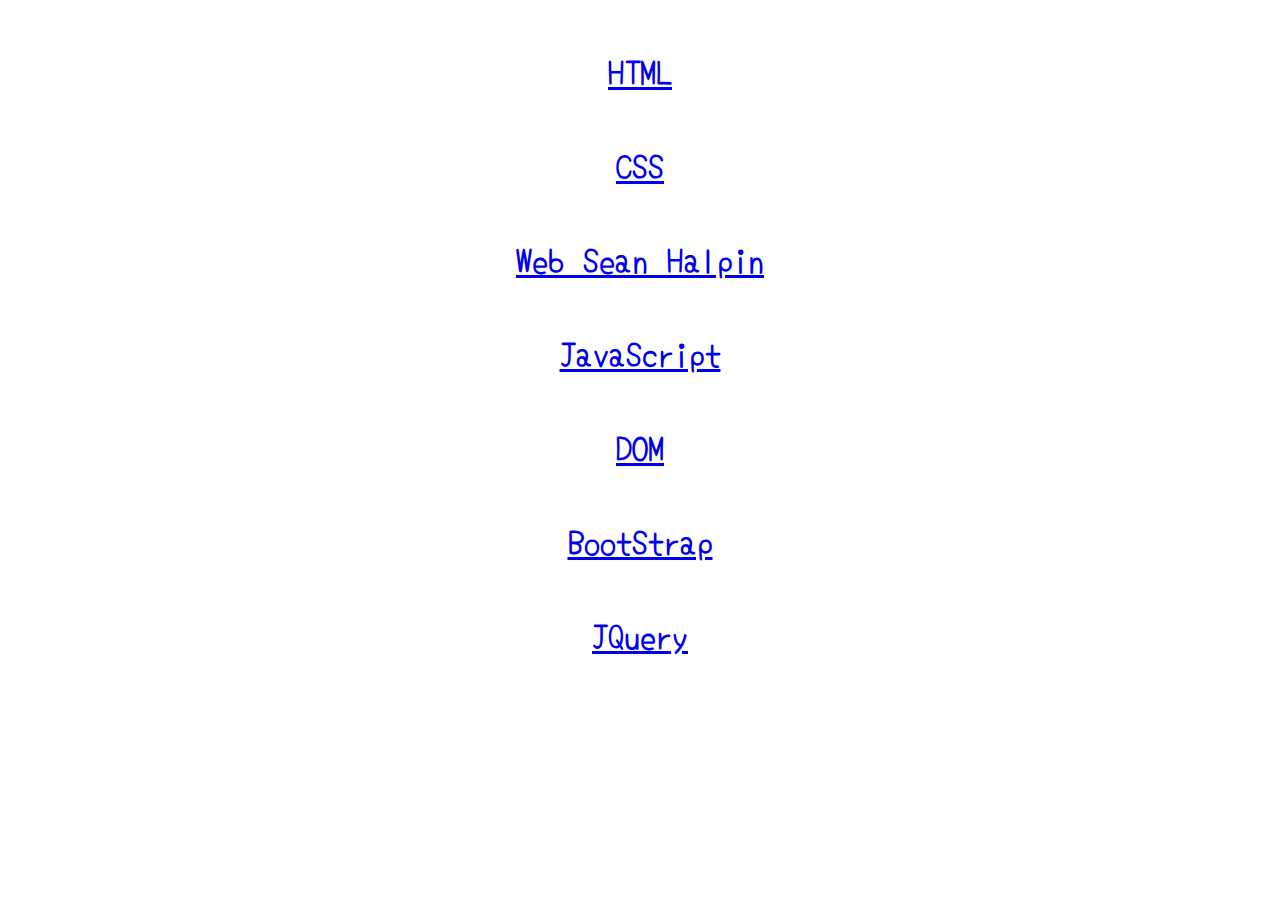
<file: index.html>
<!DOCTYPE html>
<html lang="en">
<head>
    <meta charset="UTF-8">
    <meta http-equiv="X-UA-Compatible" content="IE=edge">
    <meta name="viewport" content="width=<device-width>, initial-scale=1.0">
    <title>Document</title>
    <link rel="stylesheet" href="style.css">
</head>
<body>
    <h1><a href="01html/">HTML</a></h1>
    <h1><a href="02CSS/">CSS</a></h1>
    <h1><a href="Pilar/">Web Sean Halpin</a></h1>
    <h1><a href="03js/">JavaScript</a></h1>
    <h1><a href="04-dom/">DOM</a></h1>
    <h1><a href="/05-bootstrap/">BootStrap</a></h1>
    <h1><a href="06-JQuery/">JQuery</a></h1>
    
</body>
</html>
</file>
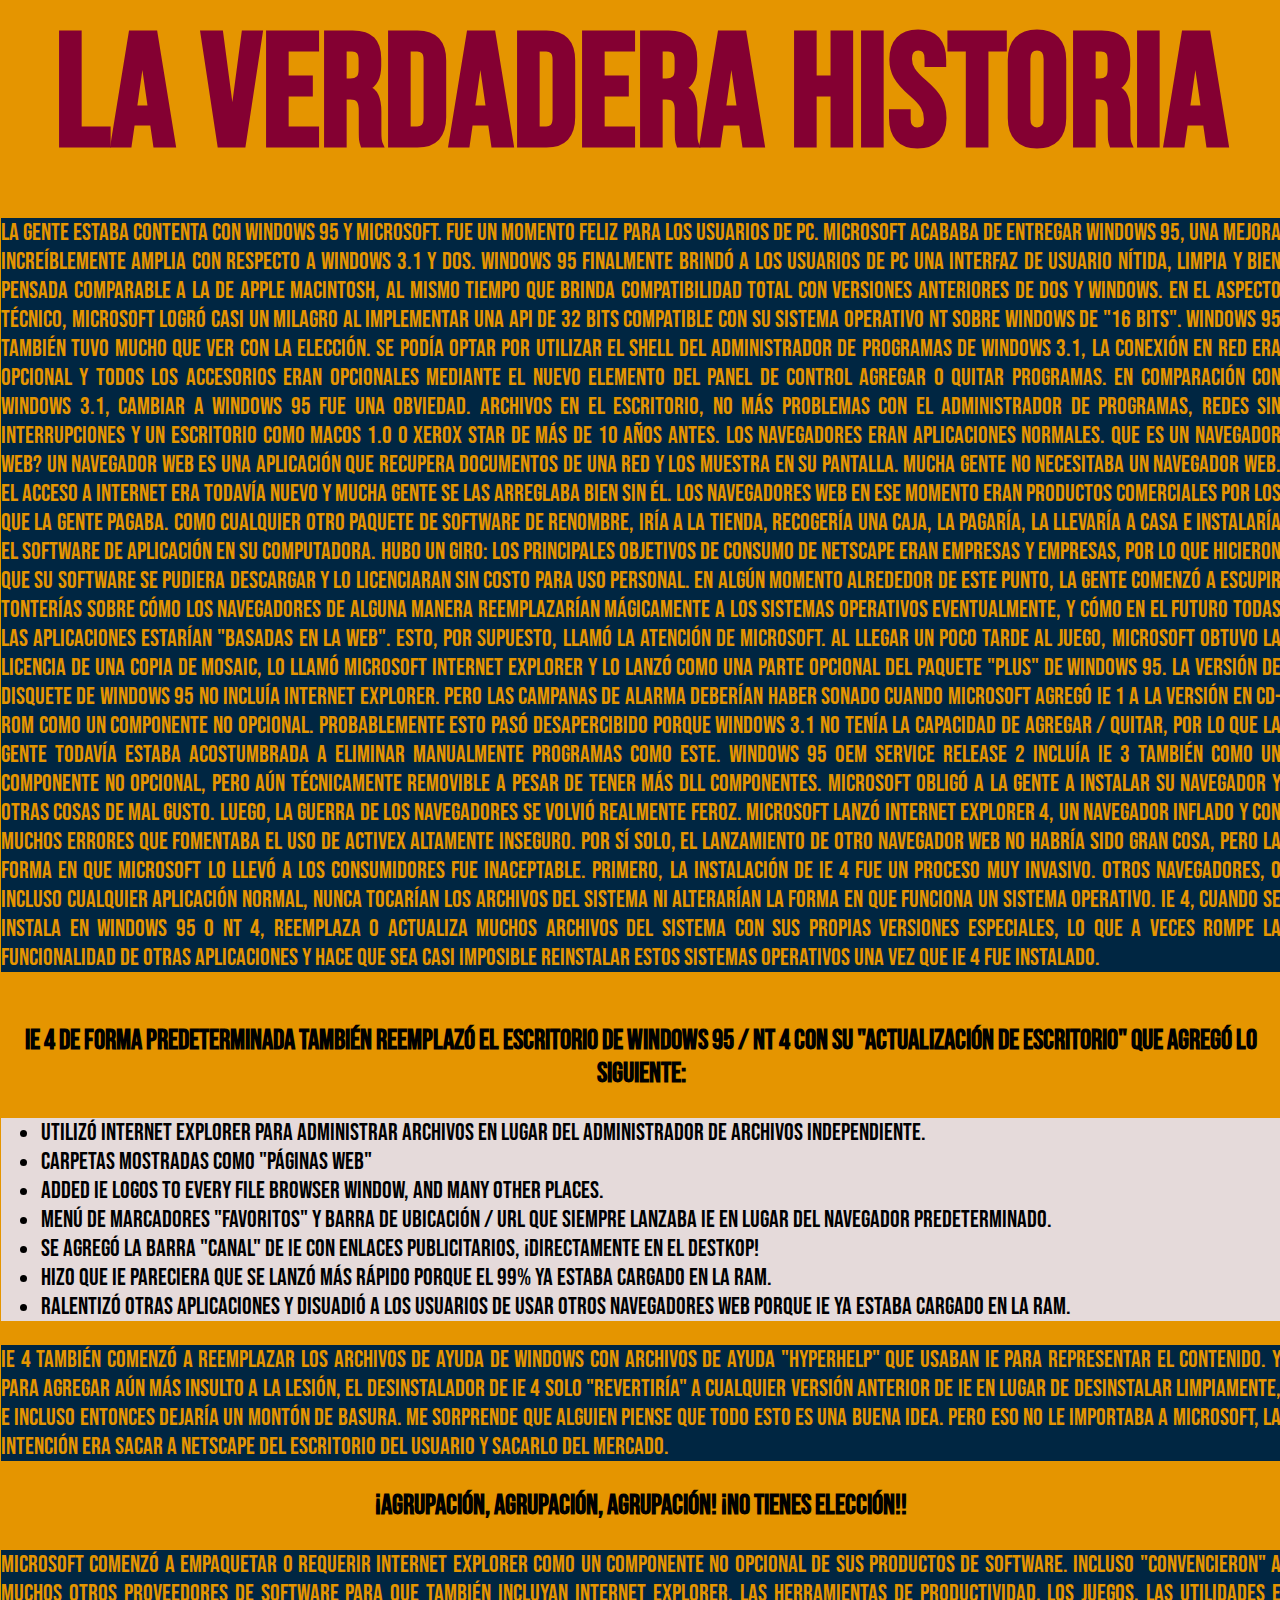
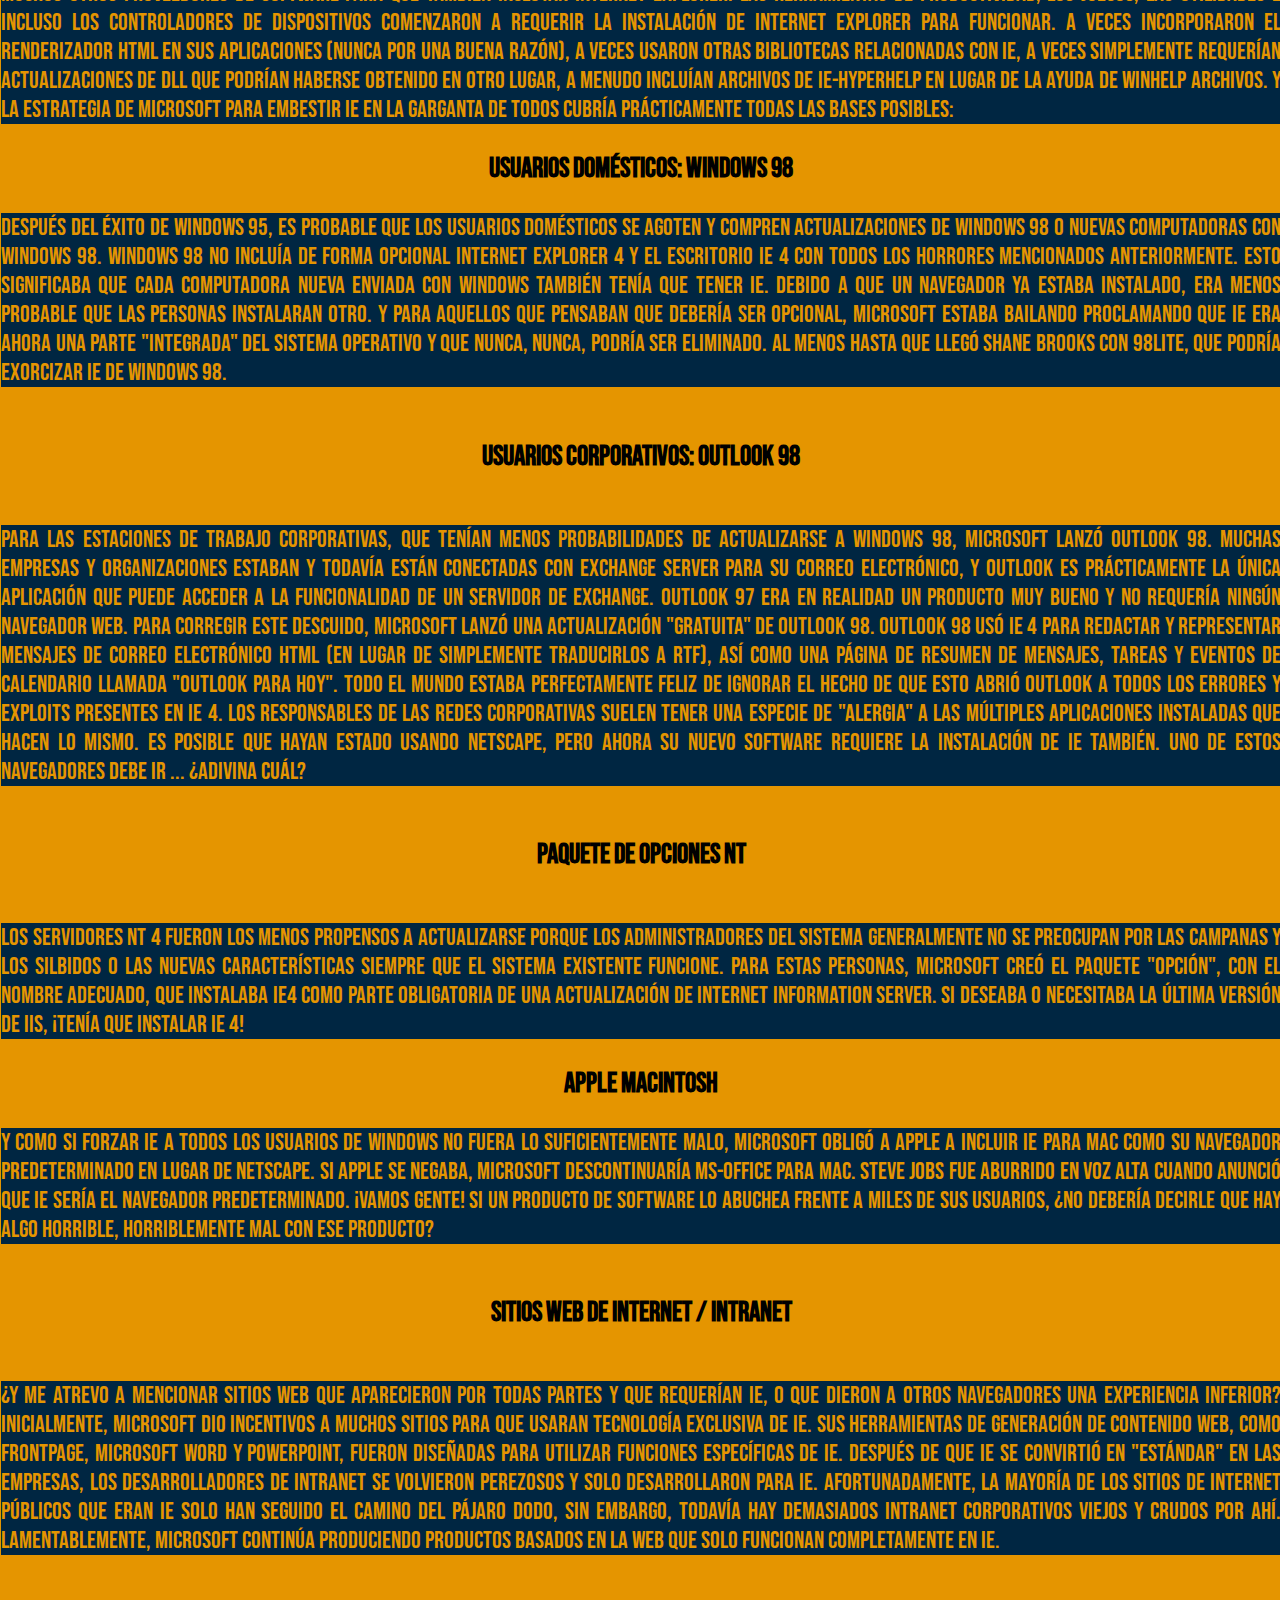
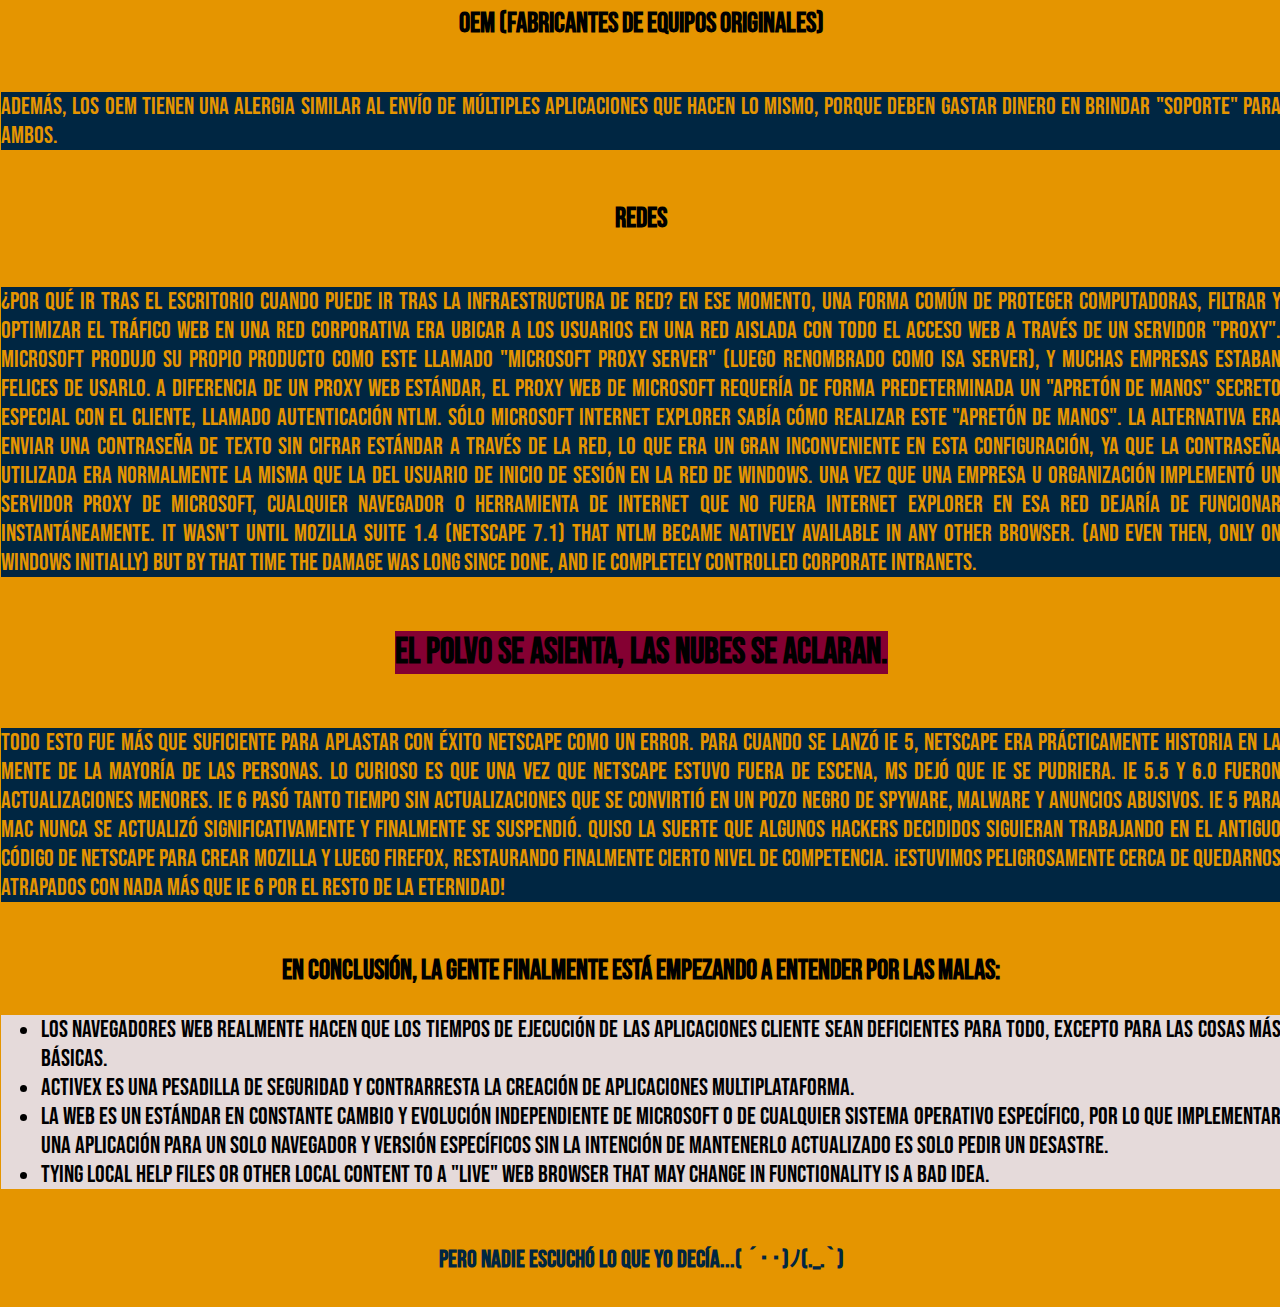
<file: 02CSS/index.html>
<!DOCTYPE html>
<html lang="en">

<head>
    <meta charset="UTF-8">
    <meta http-equiv="X-UA-Compatible" content="IE=edge">
    <meta name="viewport" content="width=device-width, initial-scale=1.0">
    <title>Document</title>
    <link rel="stylesheet" href="Estilo.css">
   
   
    
</head>

<body>
    

        <h1 id="title">LA VERDADERA HISTORIA</h1>
        <div class="central">
            <div class="paragraph">
                <p>La gente estaba contenta con Windows 95 y Microsoft.

                    Fue un momento feliz para los usuarios de PC. Microsoft acababa de entregar Windows 95, una mejora
                    increíblemente amplia con respecto a Windows 3.1 y DOS.

                    Windows 95 finalmente brindó a los usuarios de PC una interfaz de usuario nítida, limpia y bien
                    pensada
                    comparable a la de Apple Macintosh, al mismo tiempo que brinda compatibilidad total con versiones
                    anteriores de
                    DOS y Windows. En el aspecto técnico, Microsoft logró casi un milagro al implementar una API de 32
                    bits
                    compatible con su sistema operativo NT sobre Windows de "16 bits".

                    Windows 95 también tuvo mucho que ver con la elección. Se podía optar por utilizar el shell del
                    Administrador de
                    programas de Windows 3.1, la conexión en red era opcional y todos los accesorios eran opcionales
                    mediante el
                    nuevo elemento del panel de control Agregar o quitar programas.
                    En comparación con Windows 3.1, cambiar a Windows 95 fue una obviedad. Archivos en el escritorio, no
                    más
                    problemas con el administrador de programas, redes sin interrupciones y un escritorio como MacOS 1.0
                    o
                    Xerox
                    Star de más de 10 años antes.

                    Los navegadores eran aplicaciones normales.

                    que es un navegador web? Un navegador web es una aplicación que recupera documentos de una red y los
                    muestra en
                    su pantalla.
                    Mucha gente no necesitaba un navegador web. El acceso a Internet era todavía nuevo y mucha gente se
                    las
                    arreglaba bien sin él.

                    Los navegadores web en ese momento eran productos comerciales por los que la gente pagaba. Como
                    cualquier otro
                    paquete de software de renombre, iría a la tienda, recogería una caja, la pagaría, la llevaría a
                    casa e
                    instalaría el software de aplicación en su computadora.

                    Hubo un giro: los principales objetivos de consumo de Netscape eran empresas y empresas, por lo que
                    hicieron que
                    su software se pudiera descargar y lo licenciaran sin costo para uso personal.

                    En algún momento alrededor de este punto, la gente comenzó a escupir tonterías sobre cómo los
                    navegadores de
                    alguna manera reemplazarían mágicamente a los sistemas operativos eventualmente, y cómo en el futuro
                    todas las
                    aplicaciones estarían "basadas en la web". Esto, por supuesto, llamó la atención de Microsoft.

                    Al llegar un poco tarde al juego, Microsoft obtuvo la licencia de una copia de Mosaic, lo llamó
                    Microsoft
                    Internet Explorer y lo lanzó como una parte opcional del paquete "plus" de Windows 95.

                    La versión de disquete de Windows 95 no incluía Internet Explorer. Pero las campanas de alarma
                    deberían
                    haber
                    sonado cuando Microsoft agregó IE 1 a la versión en CD-Rom como un componente no opcional.
                    Probablemente
                    esto
                    pasó desapercibido porque Windows 3.1 no tenía la capacidad de agregar / quitar, por lo que la gente
                    todavía
                    estaba acostumbrada a eliminar manualmente programas como este.

                    Windows 95 OEM Service Release 2 incluía IE 3 también como un componente no opcional, pero aún
                    técnicamente
                    removible a pesar de tener más DLL componentes.

                    Microsoft obligó a la gente a instalar su navegador y otras cosas de mal gusto.
                    Luego, la guerra de los navegadores se volvió realmente feroz.

                    Microsoft lanzó Internet Explorer 4, un navegador inflado y con muchos errores que fomentaba el uso
                    de
                    ActiveX
                    altamente inseguro. Por sí solo, el lanzamiento de otro navegador web no habría sido gran cosa, pero
                    la
                    forma en
                    que Microsoft lo llevó a los consumidores fue inaceptable.

                    Primero, la instalación de IE 4 fue un proceso muy invasivo. Otros navegadores, o incluso cualquier
                    aplicación
                    normal, nunca tocarían los archivos del sistema ni alterarían la forma en que funciona un sistema
                    operativo. IE
                    4, cuando se instala en Windows 95 o NT 4, reemplaza o actualiza muchos archivos del sistema con sus
                    propias
                    versiones especiales, lo que a veces rompe la funcionalidad de otras aplicaciones y hace que sea
                    casi
                    imposible
                    reinstalar estos sistemas operativos una vez que IE 4 fue instalado.</p>
            </div>
        </div>
        <div class="otro">
            <h3>IE 4 de forma predeterminada también reemplazó el escritorio de Windows 95 / NT 4 con su "Actualización
                de
                escritorio" que agregó lo siguiente:
            </h3>
            <div class="list">
                <ul>
                    <li>Utilizó Internet Explorer para administrar archivos en lugar del administrador de archivos
                        independiente.
                    </li>
                    <li>Carpetas mostradas como "páginas web"</li>
                    <li>Added IE logos to every file browser window, and many other places.</li>
                    <li>Menú de marcadores "Favoritos" y barra de ubicación / URL que siempre lanzaba IE en lugar del
                        navegador
                        predeterminado.</li>
                    <li>Se agregó la barra "Canal" de IE con enlaces publicitarios, ¡directamente en el destkop!</li>
                    <li>Hizo que IE pareciera que se lanzó más rápido porque el 99% ya estaba cargado en la RAM.</li>
                    <li>Ralentizó otras aplicaciones y disuadió a los usuarios de usar otros navegadores web porque IE
                        ya estaba
                        cargado en la RAM.</li>
                </ul>
            </div>
        </div class="central">
        <div class="paragraph">
            <p>IE 4 también comenzó a reemplazar los archivos de ayuda de Windows con archivos de ayuda "HyperHelp" que
                usaban
                IE para representar el contenido.
                Y para agregar aún más insulto a la lesión, el desinstalador de IE 4 solo "revertiría" a cualquier
                versión
                anterior de IE en lugar de desinstalar limpiamente, e incluso entonces dejaría un montón de basura.
                Me sorprende que alguien piense que todo esto es una buena idea. Pero eso no le importaba a Microsoft,
                la
                intención era sacar a Netscape del escritorio del usuario y sacarlo del mercado. </p>
            </div>
            <div class="title">
                <h3>¡Agrupación, agrupación, agrupación! ¡No tienes elección!!</h3>
            </div>
            <div class="paragraph">
                <p>Microsoft comenzó a empaquetar o requerir Internet Explorer como un componente no opcional de sus
                    productos de
                    software. Incluso "convencieron" a muchos otros proveedores de software para que también incluyan
                    Internet
                    Explorer.

                    Las herramientas de productividad, los juegos, las utilidades e incluso los controladores de
                    dispositivos
                    comenzaron a requerir la instalación de Internet Explorer para funcionar. A veces incorporaron el
                    renderizador
                    HTML en sus aplicaciones (nunca por una buena razón), a veces usaron otras bibliotecas relacionadas
                    con
                    IE, a
                    veces simplemente requerían actualizaciones de DLL que podrían haberse obtenido en otro lugar, a
                    menudo
                    incluían
                    archivos de IE-HyperHelp en lugar de la ayuda de WinHelp archivos.

                    Y la estrategia de Microsoft para embestir IE en la garganta de todos cubría prácticamente todas las
                    bases
                    posibles:</p>
            </div>
        
        <div class="otro">
            <h3>Usuarios domésticos: Windows 98</h3>
        </div>
        <div class="paragraph">
            <p>Después del éxito de Windows 95, es probable que los usuarios domésticos se agoten y compren
                actualizaciones de
                Windows 98 o nuevas computadoras con Windows 98. Windows 98 no incluía de forma opcional Internet
                Explorer 4 y
                el escritorio IE 4 con todos los horrores mencionados anteriormente. Esto significaba que cada
                computadora nueva
                enviada con Windows también tenía que tener IE. Debido a que un navegador ya estaba instalado, era menos
                probable que las personas instalaran otro.

                Y para aquellos que pensaban que debería ser opcional, Microsoft estaba bailando proclamando que IE era
                ahora
                una parte "integrada" del sistema operativo y que nunca, nunca, podría ser eliminado. Al menos hasta que
                llegó
                Shane Brooks con 98lite, que podría exorcizar IE de Windows 98.</p>
        </div>
        <div class="central">
            <h3>Usuarios corporativos: Outlook 98</h3>
        </div>
        <div class="paragraph">
            <p>Para las estaciones de trabajo corporativas, que tenían menos probabilidades de actualizarse a Windows
                98,
                Microsoft lanzó Outlook 98. Muchas empresas y organizaciones estaban y todavía están conectadas con
                Exchange
                Server para su correo electrónico, y Outlook es prácticamente la única aplicación que puede acceder a la
                funcionalidad de un servidor de Exchange. Outlook 97 era en realidad un producto muy bueno y no requería
                ningún
                navegador web. Para corregir este descuido, Microsoft lanzó una actualización "gratuita" de Outlook 98.

                Outlook 98 usó IE 4 para redactar y representar mensajes de correo electrónico HTML (en lugar de
                simplemente
                traducirlos a RTF), así como una página de resumen de mensajes, tareas y eventos de calendario llamada
                "Outlook
                para hoy". Todo el mundo estaba perfectamente feliz de ignorar el hecho de que esto abrió Outlook a
                todos los
                errores y exploits presentes en IE 4.

                Los responsables de las redes corporativas suelen tener una especie de "alergia" a las múltiples
                aplicaciones
                instaladas que hacen lo mismo. Es posible que hayan estado usando Netscape, pero ahora su nuevo software
                requiere la instalación de IE también. Uno de estos navegadores debe ir ... ¿adivina cuál?</p>
        </div>
        <div class="central">
            <h3>Paquete de opciones NT</h3>
        </div>
        <div class="paragraph">
            <p>Los servidores NT 4 fueron los menos propensos a actualizarse porque los administradores del sistema
                generalmente
                no se preocupan por las campanas y los silbidos o las nuevas características siempre que el sistema
                existente
                funcione. Para estas personas, Microsoft creó el paquete "Opción", con el nombre adecuado, que instalaba
                IE4
                como parte obligatoria de una actualización de Internet Information Server. Si deseaba o necesitaba la
                última
                versión de IIS, ¡tenía que instalar IE 4!</p>
        </div>
        <div class="title">
            <h3>Apple Macintosh</h3>
        </div>
        <div class="paragraph">
            <p>Y como si forzar IE a todos los usuarios de Windows no fuera lo suficientemente malo, Microsoft obligó a
                Apple a
                incluir IE para Mac como su navegador predeterminado en lugar de Netscape. Si Apple se negaba, Microsoft
                descontinuaría MS-Office para Mac. Steve Jobs fue ABURRIDO en voz alta cuando anunció que IE sería el
                navegador
                predeterminado.

                ¡Vamos gente! Si un producto de software lo abuchea frente a miles de sus usuarios, ¿no debería decirle
                que hay
                algo horrible, horriblemente mal con ese producto?</p>
        </div>
        <div class="central">
            <h3>Sitios web de Internet / Intranet</h3>
            <div class="paragraph">
                <p>¿Y me atrevo a mencionar sitios web que aparecieron por todas partes y que requerían IE, o que dieron
                    a
                    otros
                    navegadores una experiencia inferior?

                    Inicialmente, Microsoft dio incentivos a muchos sitios para que usaran tecnología exclusiva de IE.
                    Sus
                    herramientas de generación de contenido web, como FrontPage, Microsoft Word y PowerPoint, fueron
                    diseñadas para
                    utilizar funciones específicas de IE. Después de que IE se convirtió en "estándar" en las empresas,
                    los
                    desarrolladores de intranet se volvieron perezosos y solo desarrollaron para IE.

                    Afortunadamente, la mayoría de los sitios de Internet públicos que eran IE solo han seguido el
                    camino
                    del pájaro
                    dodo, sin embargo, todavía hay demasiados intranet corporativos viejos y crudos por ahí.

                    Lamentablemente, Microsoft continúa produciendo productos basados ​​en la web que solo funcionan
                    completamente
                    en IE.</p>
            </div>
            <div class="central">
                <h3>OEM (fabricantes de equipos originales)</h3>
                <p>Además, los OEM tienen una alergia similar al envío de múltiples aplicaciones que hacen lo mismo,
                    porque
                    deben
                    gastar dinero en brindar "soporte" para ambos. </p>
                <h3>Redes</h3>
                <p>¿Por qué ir tras el escritorio cuando puede ir tras la infraestructura de red?

                    En ese momento, una forma común de proteger computadoras, filtrar y optimizar el tráfico web en una
                    red
                    corporativa era ubicar a los usuarios en una red aislada con todo el acceso web a través de un
                    servidor
                    "proxy".
                    Microsoft produjo su propio producto como este llamado "Microsoft Proxy Server" (luego renombrado
                    como
                    ISA
                    Server), y muchas empresas estaban felices de usarlo. A diferencia de un proxy web estándar, el
                    proxy
                    web de
                    Microsoft requería de forma predeterminada un "apretón de manos" secreto especial con el cliente,
                    llamado
                    autenticación NTLM. Sólo Microsoft Internet Explorer sabía cómo realizar este "apretón de manos". La
                    alternativa
                    era enviar una contraseña de texto sin cifrar estándar a través de la red, lo que era un gran
                    inconveniente en
                    esta configuración, ya que la contraseña utilizada era normalmente la misma que la del usuario de
                    inicio
                    de
                    sesión en la red de Windows.

                    Una vez que una empresa u organización implementó un servidor proxy de Microsoft, cualquier
                    navegador o
                    herramienta de Internet que no fuera Internet Explorer en esa red dejaría de funcionar
                    instantáneamente.
                    It
                    wasn't until Mozilla Suite 1.4 (Netscape 7.1) that NTLM became natively available in any other
                    browser.
                    (and
                    even then, only on Windows initially) But by that time the damage was long since done, and IE
                    completely
                    controlled corporate intranets.</p>
                <h2>El polvo se asienta, las nubes se aclaran.</h2>
                <p>Todo esto fue más que suficiente para aplastar con éxito Netscape como un error. Para cuando se lanzó
                    IE
                    5,
                    Netscape era prácticamente historia en la mente de la mayoría de las personas.

                    Lo curioso es que una vez que Netscape estuvo fuera de escena, MS dejó que IE se pudriera. IE 5.5 y
                    6.0
                    fueron
                    actualizaciones menores. IE 6 pasó tanto tiempo sin actualizaciones que se convirtió en un pozo
                    negro de
                    spyware, malware y anuncios abusivos. IE 5 para Mac nunca se actualizó significativamente y
                    finalmente
                    se
                    suspendió.

                    Quiso la suerte que algunos hackers decididos siguieran trabajando en el antiguo código de Netscape
                    para
                    crear
                    Mozilla y luego Firefox, restaurando finalmente cierto nivel de competencia. ¡Estuvimos
                    peligrosamente
                    cerca de
                    quedarnos atrapados con nada más que IE 6 por el resto de la eternidad!</p>
            </div>
            <div class="otro">
                <h3>En conclusión, la gente finalmente está empezando a entender por las malas:</h3>
                <div class="list">
                    <ul>
                        <li>Los navegadores web realmente hacen que los tiempos de ejecución de las aplicaciones cliente
                            sean
                            deficientes para todo, excepto para las cosas más básicas.</li>
                        <li>ActiveX es una pesadilla de seguridad y contrarresta la creación de aplicaciones
                            multiplataforma.
                        </li>
                        <li>La web es un estándar en constante cambio y evolución independiente de Microsoft o de
                            cualquier
                            sistema
                            operativo específico, por lo que implementar una aplicación para un solo navegador y versión
                            específicos sin
                            la intención de mantenerlo actualizado es solo pedir un desastre.</li>
                        <li>Tying local help files or other local content to a "live" web browser that may change in
                            functionality is a
                            bad idea.</li>

                    </ul>
                </div>
            </div>
            <div class="central">
                <h4 id="reflexion">Pero nadie escuchó lo que yo decía...( ´･･)ﾉ(._.`)</h4>
            </div>
     
</body>

</html>
</file>
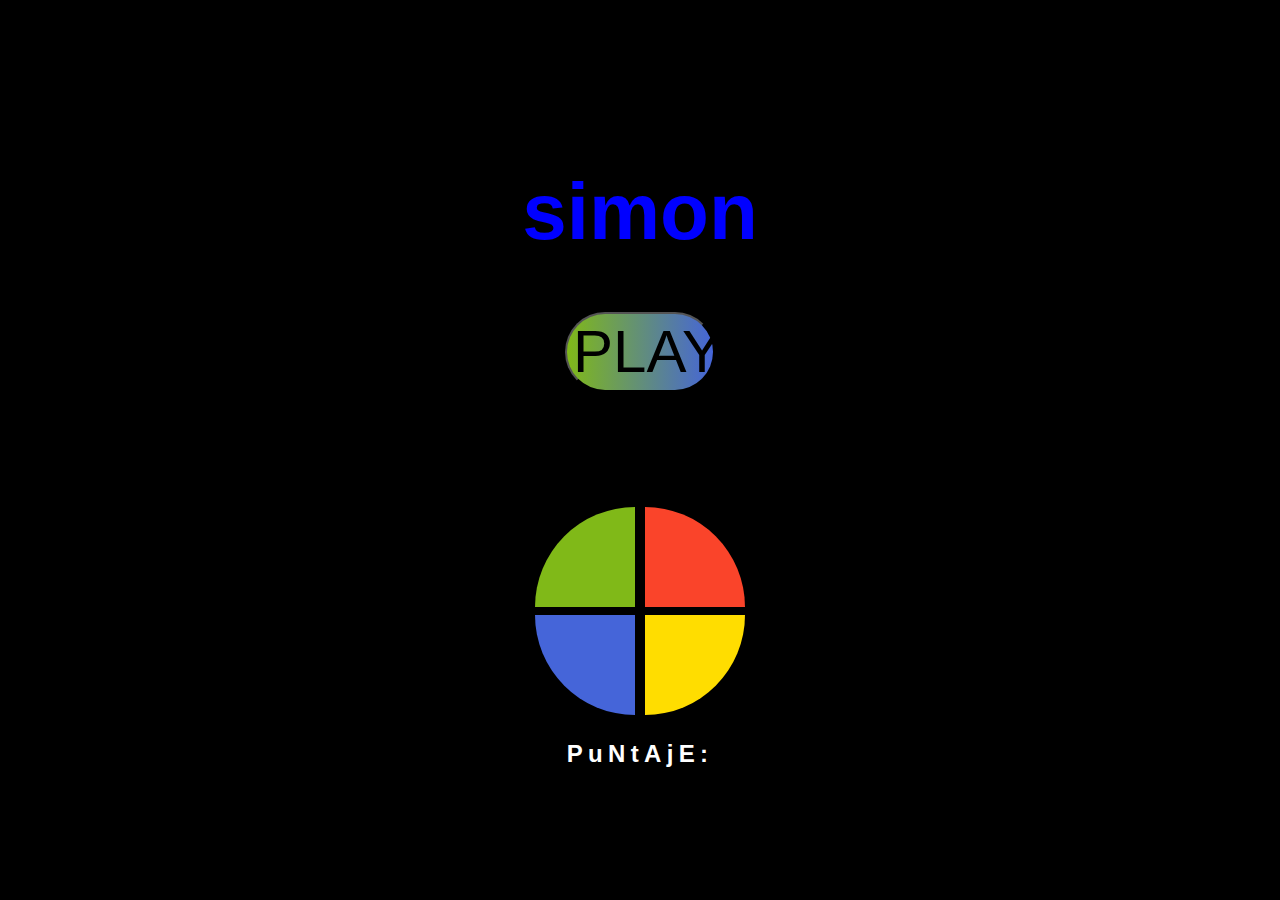
<file: 06-JQuery/index.html>
<!DOCTYPE html>
<html lang="es">

<head>
    <meta charset="UTF-8">
    <meta http-equiv="X-UA-Compatible" content="IE=edge">
    <meta name="viewport" content="width=device-width, initial-scale=1.0">
    <title>JQuery</title>
    <link rel="stylesheet" href="style.css">
</head>

<body>

    <div class="titulo">
        <h1>simon</h1>
        <button onmousedown="bleep.play()" id="boton">PLAY</button>
    </div>
    </div>
    <h1 id="resultado">&af;</h1>
    </div>
    <div class="contenedor">
        <div class="left">
            <div class="top">
                <div onmousedown="notado.play()" id="verde" class="cuadro verde"></div>
            </div>
            <div class="button">
                <div onmousedown="notare.play()" id="azul" class="cuadro azul"></div>
            </div>
        </div>
        <div class="right">
            <div class="top">
                <div onmousedown="notami.play()" id="rojo" class="cuadro rojo"></div>
            </div>
            <div class="button">
                <div onmousedown="notafa.play()" id="amarillo" class="cuadro amarillo"></div>
            </div>
        </div>
        <!-- <div class="center"></div> -->
    </div>
    <h2>PuNtAjE:<span id="puntaje"></span></h2>


    <script src="https://code.jquery.com/jquery-3.6.0.js"
        integrity="sha256-H+K7U5CnXl1h5ywQfKtSj8PCmoN9aaq30gDh27Xc0jk=" crossorigin="anonymous"></script>
    <script src="script.js"></script>
</body>

</html>
</file>
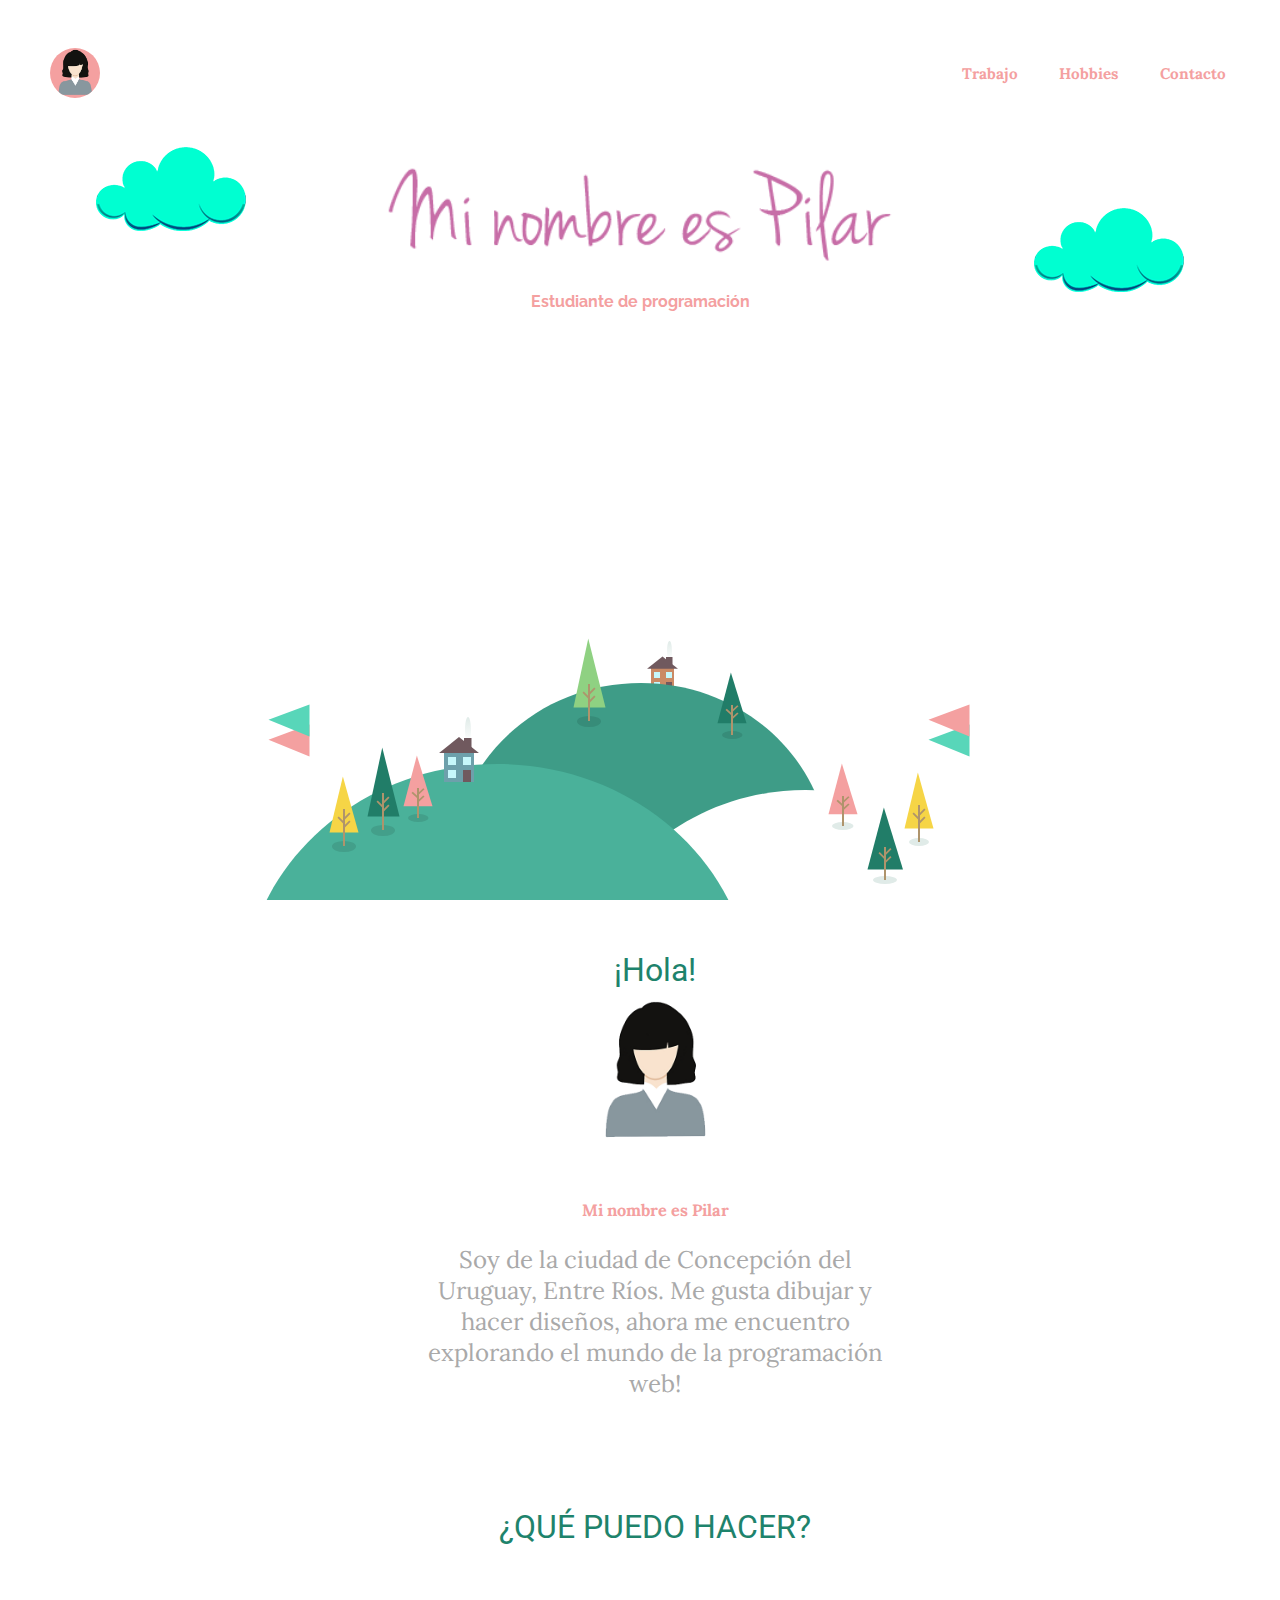
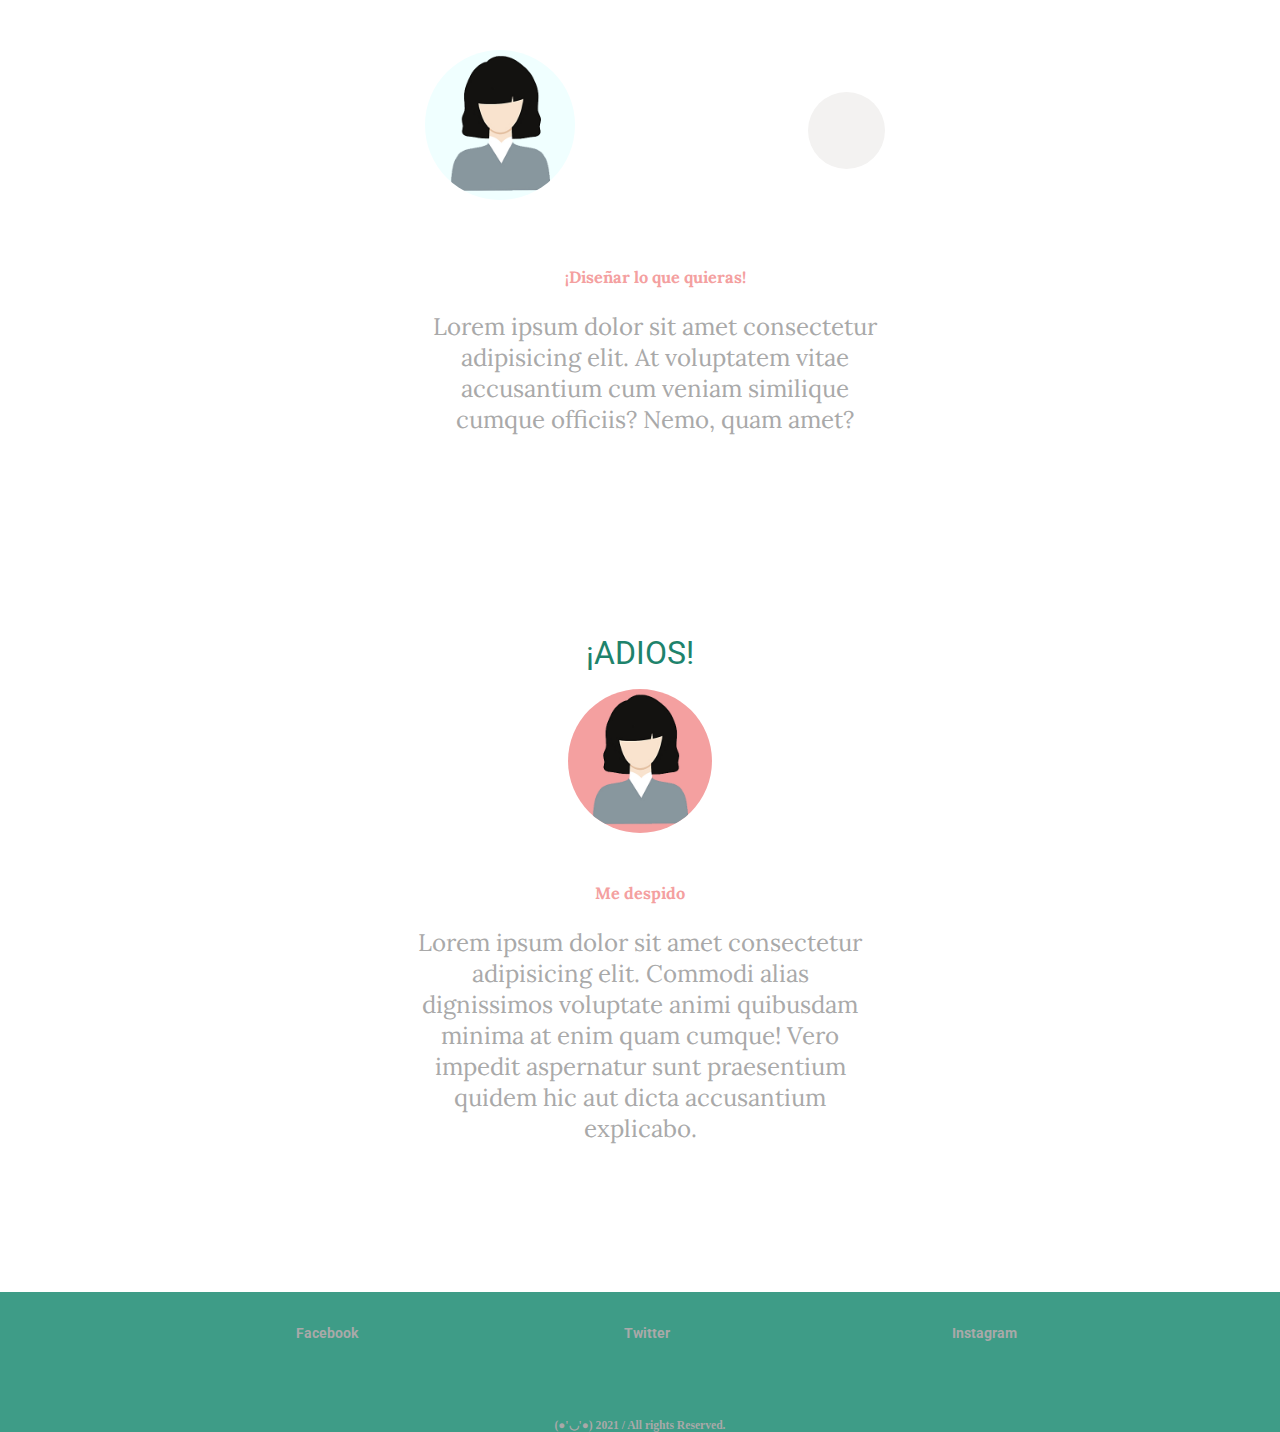
<file: Pilar/Index.html>
<!DOCTYPE html>
<html lang="en">

<head>
    <meta charset="UTF-8">
    <meta http-equiv="X-UA-Compatible" content="IE=edge">
    <meta name="viewport" content="width=device-width, initial-scale=no,
    initial-scale=1.0, maximum-scale=1.0, minimum-scale=1.0">
    <title>Web Pilar</title>
    <link rel="stylesheet" href="Style.css">
    <link rel="shortcut icon" href="favicon.ico" type="image/x-icon">
</head>

<body>
    <section id="top">
        <header class="barra">
            <div class="container">
                <div id="image">
                    <img id="avatar" src="avatar.png" alt="avatar">
                </div>

                <div class="items">

                    <ul class="list">
                        <li>
                            <h3>Trabajo</h3>
                        </li>
                        <li>
                            <h3>Hobbies</h3>
                        </li>
                        <li>
                            <h3>Contacto</h3>
                        </li>
                    </ul>

                </div>
            </div>
        </header>

        <div class="slide">
            <div cass="block">
                <div class="title">
                    <div class="cloud1"><img id="cloud" src="nube2.png" alt=""></div>
                    <div class="cloud2"><img id="cloud" src="nube2.png" alt=""></div>
                    <div class="name">
                        <img id="name" src="/Pilar/Pilar.png" alt="name">
                        <h4 id="subt"> Estudiante de programación</h4>
                    </div>

                </div>
            </div>
        </div>
        <div class="block">
            <!-- <div class="image"> -->
            <div class="img">
                <img id="land" src="land.svg" alt="land">
            </div>
            <!-- </div> -->
        </div>
    </section>
    <section class="pag3">
        <div class="container">
            <div id="pagina">
                <div class="row">
                    <div class="col-sm-12 col-md-12">
                        <article>
                            <header class="align-center">
                                <h2 id="hola">¡Hola!</h2>
                            </header>
                            <div class="name pres">
                                <figure>
                                    <img id="figure" src="avatar.png" alt="">
                                </figure>
                            </div>
                            <div id="design" class="row">

                                <div class="col-md-6">
                                    <div class="deets">
                                        <h3>Mi nombre es Pilar</h3>
                                        <p>Soy de la ciudad de Concepción del Uruguay, Entre Ríos. Me gusta dibujar y
                                            hacer
                                            diseños, ahora me encuentro explorando el mundo de la programación web!</p>
                                    </div>
                                </div>
                            </div>
                        </article>
                    </div>
                </div>
            </div>
        </div>
    </section>
    <div class="breaker">
        <div class="puntos">
            <div class="row">
                <div class="col-sm-12 col-md-12">
                    <div class="line"></div>
                </div>
            </div>
        </div>
    </div>
    <section class="pag3">
        <div class="container">
            <div id="pagina">
                <div class="row">
                    <div class="col-sm-12 col-md-12">
                        <article>
                            <header class="align-center">
                                <h2>¿QUÉ PUEDO HACER?</h2>
                            </header>
                            <div id="design2" class="row">
                                <div class="col-sm-2 offset-1">
                                    <div class="home-design-info">
                                        <figure>
                                            <img id="figure2" src="avatar.png" alt="">
                                        </figure>
                                        <div class="bubble">
                                            <div class="bubbling-design-icons-vert"></div>
                                        </div>
                                    </div>
                                </div>
                                <div class="col-sm-2 col-md-2">
                                    <div class="deets">
                                        <h3>¡Diseñar lo que quieras!</h3>
                                        <p id="right2">Lorem ipsum dolor sit amet consectetur
                                            adipisicing elit. At voluptatem vitae
                                            accusantium cum veniam similique cumque officiis? Nemo, quam amet?</p>
                                    </div>
                                </div>
                            </div>
                        </article>
                    </div>
                </div>
            </div>
        </div>
    </section>
    <section class="pag3">
        <div id="pagina">
            <div class="row">
                <div class="container">
                    <div class="col-md-12">
                        <article>
                            <header class="align-center">
                                <h2 id="hola">¡ADIOS!</h2>
                            </header>
                            <div class="name pres">
                                <div class="Logo final">
                                    <img class="logo" src="avatar.png">
                                </div>
                            </div>
                            <div id="design" class="row">
                                <div class="container">
                                    <div class="col-md-6">
                                        <div class="deets">
                                            <h3>Me despido</h3>
                                            <p>Lorem ipsum dolor sit amet consectetur adipisicing elit. Commodi alias dignissimos voluptate animi quibusdam minima at enim quam cumque! Vero impedit aspernatur sunt praesentium quidem hic aut dicta accusantium explicabo.</p>
                                        </div>
                                    </div>
                                </div>
                            </div>
                        </article>
                    </div>
                </div>
            </div>
        </div>
        </div>
        <div class="bottom">
            <div class="image" id="bottom">
                <div class="end">
                    <h4 class="redes">Facebook</h4>
                    <h4 class="redes">Twitter</h4>
                    <h4 class="redes">Instagram</h4>
                </div>
            </div>
            <div class="ultimo">
                <h5>(●'◡'●) 2021 / All rights Reserved.</h5>
            </div>
        </div>
    </section>




</body>

</html>






<!-- <div class="block2">
            <div class="name2">
                <div class="Logo" id="left">
                    <div class="left">
                        <img class="logo" src="avatar.png">
                    </div>
                </div>
                <div class="action">
                    <div class="subt">
                        <h2> ¿A qué me dedico?</h2>

                        <p>
                            Me gusta mantenerlo simple. Mis objetivos son centrarme en la tipografía, el contenido y
                            transmitir el mensaje que quieres enviar.</p>
                    </div>
                </div>
            </div>
        </div> -->

<!-- </div>
        <div class="block2">
            <div class="name" id="need" >
               
                    <div class="Logo" id="right">
                        <img class="logo" src="avatar.png">
                    </div>
                    <div class="subt" id="second">
                        <h2> ¿Necesitas diseñar?</h2>
                        <p>
                            Soy desarrollador, así que sé cómo crear su sitio web para que se ejecute en todos los
                            dispositivos utilizando las últimas tecnologías disponibles.</p>
                    </div>

                
            </div>
            <div class="block2">
                <div class="hr">
                    <hr class="new3">
                </div>
            </div>
        </div>
        <div class="block2">
            <div class="name2">
                <div class="Logo" id="left">
                    <div class="left">
                        <img class="logo" src="avatar.png">
                    </div>
                </div>
                <div class="action">
                    <div class="subt">
                        <h2> ¿A qué me dedico?</h2>

                        <p>
                            Me gusta mantenerlo simple. Mis objetivos son centrarme en la tipografía, el contenido y
                            transmitir el mensaje que quieres enviar.</p>
                    </div>
                </div>
            </div>
        </div> -->
</file>
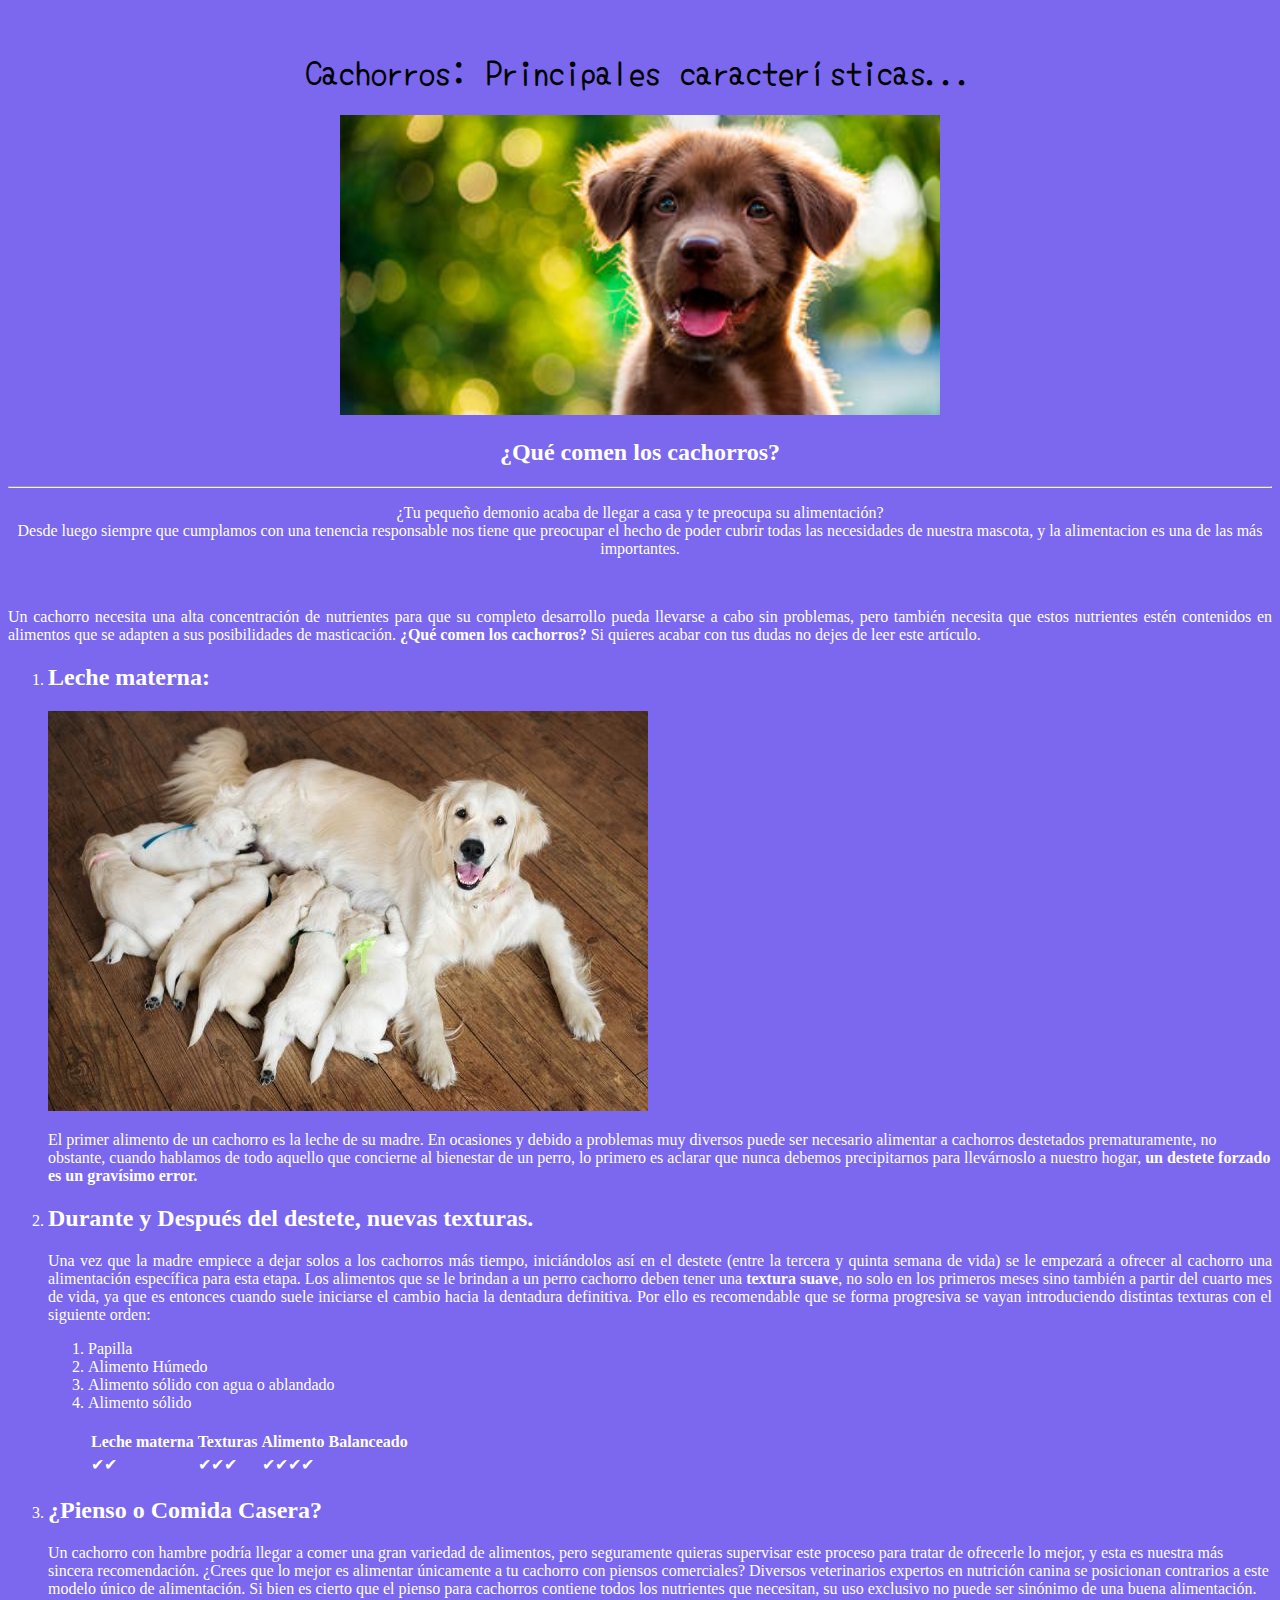
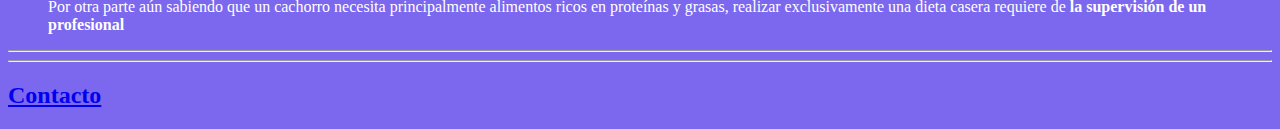
<file: 01html/Cachorros/index.html>
<!DOCTYPE html>
<html lang="en">

<head>
    <meta charset="UTF-8">
    <meta http-equiv="X-UA-Compatible" content="IE=edge">
    <meta name="viewport" content="width=device-width, initial-scale=1.0">
    <title>Cachorros características</title>
   <link rel="stylesheet" href="/style.css">
</head>
<h1>Cachorros: Principales características...</h1>

<body style="background-color: mediumslateblue;">
    <font color="white">
<center>
    <img height="300x" src="img\cach.jpg" alt="cachorrito">
</center>
    <h2 style="text-align: center;">¿Qué comen los cachorros?</h2>
    <hr>
    <p style="text-align: center;">¿Tu pequeño demonio acaba de llegar a casa y te preocupa su alimentación?
        <br>
        Desde luego siempre que cumplamos con una tenencia responsable nos tiene que preocupar el hecho de poder cubrir
        todas las necesidades de nuestra mascota,
        y la alimentacion es una de las más importantes.
    </p>
    <br>
    <p style="text-align: justify;">Un cachorro necesita una alta concentración de nutrientes para que su completo desarrollo pueda
        llevarse a cabo sin problemas, pero también necesita que estos nutrientes estén contenidos en alimentos que se
        adapten a sus posibilidades de masticación. <strong>¿Qué comen los cachorros?</strong> Si quieres acabar con tus
        dudas no dejes de leer este artículo.</p>
    <div>
        <ol>
            <li>
                <h2>Leche materna:</h2>
                <img style="image-orientation: from-image;" src="img/mam.jpg" alt="mama-cachorros">
                <p> El primer alimento de un cachorro es la leche de su madre. En ocasiones y debido a problemas muy
                    diversos puede ser necesario alimentar a cachorros destetados prematuramente, no obstante, cuando
                    hablamos de todo aquello que concierne al bienestar de un perro, lo primero es aclarar que nunca
                    debemos precipitarnos para llevárnoslo a nuestro hogar, <strong>un destete forzado es un gravísimo
                        error.</strong></p>
            </li>
            <li>
                <h2>Durante y Después del destete, nuevas texturas.</h2>
                <p style="text-align: justify;">Una vez que la madre empiece a dejar solos a los cachorros más tiempo, iniciándolos así en el destete
                    (entre la tercera y quinta semana de vida) se le empezará a ofrecer al cachorro una alimentación
                    específica para esta etapa.
                Los alimentos que se le brindan a un perro cachorro deben tener una <strong>textura suave</strong>, no
                solo en los primeros meses sino también a partir del cuarto mes de vida, ya que es entonces cuando suele
                iniciarse el cambio hacia la dentadura definitiva. Por ello es recomendable que se forma progresiva se
                vayan introduciendo distintas texturas con el siguiente orden:
            </p>

                <ol>
                    <li>Papilla</li>
                    <li>Alimento Húmedo</li>
                    <li>Alimento sólido con agua o ablandado</li>
                    <li>Alimento sólido</li>
            </li>
            <br>
            <table style="border-width: 2px">
                <thead>
                    <tr>
                        <th>Leche materna</th>
                        <th>Texturas</th>
                        <th>Alimento Balanceado</th>
                    </tr>
                </thead>
                <tbody>
                    <tr>
                        <td>✔✔</td>
                        <td>✔✔✔</td>
                        <td>✔✔✔✔</td>
                    </tr>
                </tbody>
            </table>
        </ol>
        <li>
            <h2>¿Pienso o Comida Casera?</h2>
            <p>Un cachorro con hambre podría llegar a comer una gran variedad de alimentos, pero seguramente quieras
                supervisar este proceso para tratar de ofrecerle lo mejor, y esta es nuestra más sincera recomendación.
                ¿Crees que lo mejor es alimentar únicamente a tu cachorro con piensos comerciales? Diversos veterinarios
                expertos en nutrición canina se posicionan contrarios a este modelo único de alimentación. Si bien es
                cierto que el pienso para cachorros contiene todos los nutrientes que necesitan, su uso exclusivo no
                puede ser sinónimo de una buena alimentación.
                Por otra parte aún sabiendo que un cachorro necesita principalmente alimentos ricos en proteínas y
                grasas, realizar exclusivamente una dieta casera requiere de <strong>la supervisión de un
                    profesional</strong>
            </p>
        </li>
        </ol>
    </div>
    <hr>
    <hr>
    <h2><a href="\Contacto"> Contacto </a>
    </h2>
</font>
</body>

</html>
</file>
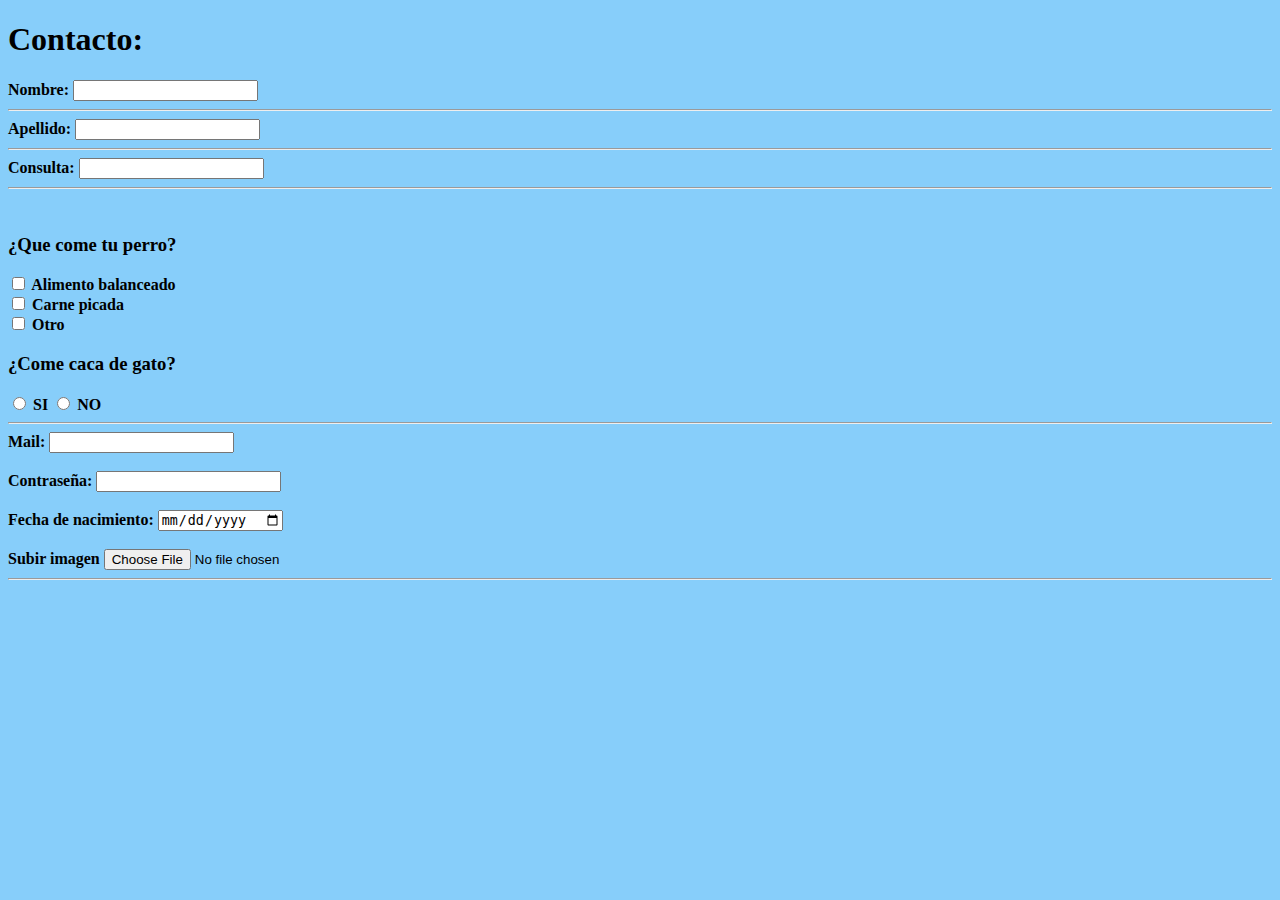
<file: 01html/Contacto/index.html>
<!DOCTYPE html>
<html lang="en">

<head>
    <meta charset="UTF-8">
    <meta http-equiv="X-UA-Compatible" content="IE=edge">
    <meta name="viewport" content="width=device-width, initial-scale=1.0">
    <title>Contacto</title>
    <style>
        body {
            font-family: Georgia, 'Times New Roman', Times, serif;
            font-weight: 600;
            background-color: lightskyblue;
        }
    </style>
    <h1>Contacto:</h1>

</head>

<body>


    <!-- Esto es un formulario de contacto -->
    <form action="">
        <label>Nombre:</label>
        <input type="text" name="" id="">
        <br>
        <hr>
        <label>Apellido:</label>
        <input type="text">
        <hr>
        <label>Consulta:</label>
        <input type="text">
        <hr>
        <br>
        <h3>¿Que come tu perro?</h3>
        <input type="checkbox" name="" id="">
        <label>Alimento balanceado</label>
        <br>
        <input type="checkbox" name="" id="">
        <label for="">Carne picada</label>
        <br>
        <input type="checkbox" name="" id="">
        <label for="">Otro </label>
        <br>
        <!-- Esto es para saber si los perros comen caca de gato -->
        <h3>¿Come caca de gato?</h3>
        <input type="radio" name="caca de gato">
        <label for="">SI</label>
        <input type="radio" name="caca de gato" id="">
        <label for="">NO</label>
        <br>
        <hr>
        <label for="">Mail:</label>
        <input type="email">
        <br>
        <br>
        <label for="">Contraseña:</label>
        <input type="password" />
        <br />
        <br>
        <label for="">Fecha de nacimiento:</label>
        <input type="date" />
        <br>
        <br>
        <label for="">Subir imagen</label>
        <input type="file" />
        <br>
    </form>
    <hr>

</body>

</html>
</file>
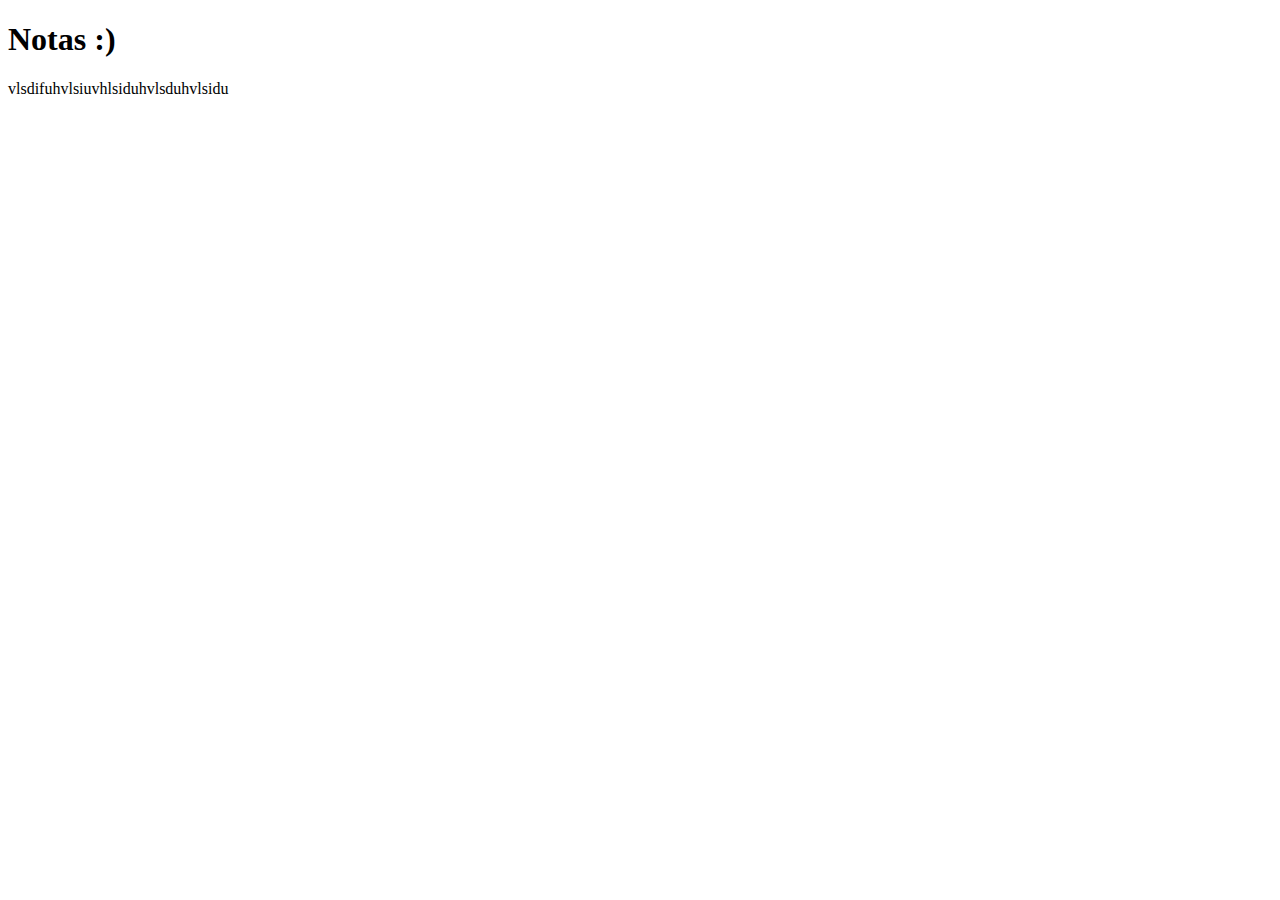
<file: Pilar/notas/index.html>
<!DOCTYPE html>
<html lang="en">

<head>
    <meta charset="UTF-8">
    <meta http-equiv="X-UA-Compatible" content="IE=edge">
    <meta name="viewport" content="width=device-width, initial-scale=1.0">
    <title>Notas</title>
</head>
<h1>Notas :)</h1>

<body>
    <p>vlsdifuhvlsiuvhlsiduhvlsduhvlsidu</p>
</body>

</html>
</file>
<file: style.css>
@import url('https://fonts.googleapis.com/css2?family=Yomogi&display=swap');
h1 {
    margin-top: 1.5em;
    text-align: center;
    font-family:'Yomogi', cursive;

}
</file>
<file: 02CSS/Estilo.css>
@import url('https://fonts.googleapis.com/css2?family=Bebas+Neue&family=Pacifico&display=swap');
body {
    width: 100%; /*viewport width*/
    height:100%; /* viewport height */
     /* 16px = 1em = 100% */
     margin: 1px;
     font-family: 'Bebas Neue', cursive;
     background-color: #E59500;

     font-size: 150%;
     
     /*display: flex;
     flex-direction: column;
     align-items: center;
     justify-content: center;*/
  
}
p {
    font-weight: lighter;
    font-size: 100%;
    text-align: justify;
    color: #E59500;
    background-color: #002642;;
}
h1 {
   
    font-size: 100%;
    text-align: center;
}
h2 {
   text-align: center;
    background-color: #840032;
    ;
    
}
h3 {
    text-align: center;
}

h4 {
    text-align: center;
   
}
ul {
    
    text-align: justify;
    background-color: #E5DADA;
}
.body { background-color: paleturquoise;
    font-size: 1px;
  
}
.central {
     display: flex;
     flex-direction: column;
     align-items: center;
     justify-content: center;
     
}
.otro {
   
    width: 100%;
    height: 50%;
    
    /*position: relative;
      position: absolute;
      display: inline-block;
      right: 10px;
    */
  
}
.list {
    width: 100%;
    height: 100%; 
}
#title {
    color:  #840032;
    font-size: 10rem;
    margin: 1px;
    
    /*font-size: 15rem;
    font-size: 8em;  en los navegadores viejos se tomaba en cuenta que el ancho y el alto de la letra M., 
    un em; significan 16px  es una unidad de medida ABSOLUTA. Esta unidad de medida permite aumentar en caso
     de modificar el tamaño de las fuentes en el navegador.
     Se puede poner en numero decimal*/
}
#reflexion {
    color: #002642;
}
.paragraph {
    width: 100%;
    height: 100%;
}
</file>
<file: 06-JQuery/style.css>
@import url('http://fonts.cdnfonts.com/css/graphic-attitude');
@import url('http://fonts.cdnfonts.com/css/budmo-jiggler-jigglish');
@import url('http://fonts.cdnfonts.com/css/bm-stamp');
body {
    width: 100vw;
    height: 100vh;
    margin: 0;
    display: flex;
    flex-direction: column;
    align-items: center;
    justify-content: center;
    position: relative;
    background-color: black;

}
h1 {
    /* margin-bottom: 0; */
    padding-top: -15px;
    color: blue;
}
h2 {
    color: white;
    font-family: 'Budmo Jiggler', sans-serif;
    letter-spacing: 4pt;
}
#boton {
    /* width: ; */
    height: 60pt;
    font-family: 'Budmo Jiggler', sans-serif;
    font-size: 60px;
    border-radius: 40px;
    background: linear-gradient(90deg, #80b918,#4565d9);
}
.titulo {
    /* font-family: 'GraphicAttitude', sans-serif; */
    font-family: 'BM stamp', sans-serif;
    font-size: 2.5rem;
    text-align: center;
    margin-bottom: 0;
}
.contenedor {
    display: grid;
    grid-template-rows: auto auto;
    grid-template-columns: auto auto;

}
.cuadro { 
    width: 20rem;
    height:20rem;
}
.verde {
    background-color: #80b918;
    border-top-left-radius:100%;
    margin: 5px;

}
.verde-fuerte {
    background-color: green;
}
.rojo {
    background-color: #fa442a;
    border-top-right-radius: 100%;
    margin: 5px;
}
.rojo-fuerte {
    background-color: red;
}
.azul {
    background-color: #4565d9;
    border-bottom-left-radius: 100%;
    margin: 5px;
}
.azul-fuerte {
    background-color: blue;
}
.amarillo {
    background-color: #ffdd00;
    border-bottom-right-radius: 100%;
    margin: 5px;
}
.amarillo-fuerte {
    background-color: yellow;
}
.center {
    width: 200px;
    height: 200px;
    border-radius: 100%;
    background-color: black;
    top: 50%;
    bottom: 50%;
    position: absolute;

}
button {
    width: 150px;
    height: 50px;
    margin-bottom: 30px;
}
.cuadro {
    cursor: pointer;
    width: 100px;
    height: 100px;
/* 
    height: 40%; */
}
.right .left {
    height: 60vh;
    width:40%;
    margin: 0;
    /* height: 100vh; */
}
.top {
    margin-bottom: .5rem;
}
.button {
    margin-top: .5rem;
}
</file>
<file: Pilar/Style.css>
@import url('https://fonts.googleapis.com/css2?family=Lora&display=swap');
@import url('https://fonts.googleapis.com/css2?family=Noto+Sans&display=swap');
@import url('https://fonts.googleapis.com/css2?family=Lora&display=swap');
@import url('https://fonts.googleapis.com/css2?family=Lora&family=Roboto&display=swap');
@import url('https://fonts.googleapis.com/css2?family=Lato:wght@900&family=Lora&family=Roboto&display=swap');
@import url('https://fonts.googleapis.com/css2?family=Lato:wght@900&family=Lora&family=Raleway&family=Roboto&display=swap');
body {
    margin: 0;
    width: 100vw;
    height: 100vh;
    font-size: 14px;
    background-color: #fff;}
section {
    display: block;
    text-align: center;
}
html {
    margin: 0;
    -webkit-text-size-adjust: 100%;
   -webkit-tap-highlight-color: rgba(0, 0, 0, 0)
}
div {
    display: block;
}
.barra {
    width: 100%;
    height: 10%;
    font-family: 'Lora', serif;
    margin: 0;
    display: block;
}
#avatar {
    width: 50px;
    height: 50px;
    background-color:#f4a0a0 ;
    border-radius: 100%;
    position: absolute;
}
#top{
    width: 100vw ;
    height: 100vh;
    position: relative;
}
.container {
    width: 100%;
    height: 100%;
    position: relative;
     display: flex;
    align-items: center;
    flex-direction: row;
    align-items: center;
    justify-content: space-between;
}
ul {
    margin: .2rem;
    text-align: right;
}
li {
    list-style:none;
    display: inline;
    justify-content: space-between;
}
#image {
    width: 50px;
    height: 50px;
    position: absolute;
    left: 25px;
}
.image {
   width: 100%;
   height: 100%;
    position:absolute;
  display: block;
    bottom: 0%;
}
.img {
    width: 100%;
    position: relative;
}
#hola {
    position: absolute;
}
.align-center {
    position: relative;
    display: flex;
    align-items: center;
    justify-content: center;
}
#land {
    width: 800px;
    height: 350px;
    position: absolute;
    bottom: 0;
}
.img {
    width: 100%;
    height: 100%;
    position: absolute;
    bottom: 0;
    display: flex;
    flex-direction: column;
    align-items: center;
    justify-content: center;
}
.items  {
    position: absolute;
    left: 0;
    display: inline;
    right: 2rem;
    font-size: small;
}
.slide {
    width: 100%;
    height: 30vh;
    display: block;
    margin: 0;
    padding: 0%;
}
.block {
    height: 60%;
    position: relative;
    display: flex;
    align-items: center;
    justify-content: center;
    /* justify-content: flex-end; */
    bottom: 0;
}
.title {
    width: 100%;
    height: 100%;
    font-family: 'Lora', serif;
    color: #f4a0a0;
    position: relative;
    display: flex;
    flex-direction: column;
    align-items: center;
    justify-content: space-between;
}
.cloud1 {
    position: absolute;
    width: 150px;
    height: 85px;
    left: 6rem;
    top: 0;
}
.name { 
    width: 100%;
    height: 100%;
    font-size: 100%;
    display: block;
    position: relative;
    align-items: center;
    text-align: center;
    justify-content: center;
}
.pres {
    height: 10rem;
    display: flex;
    align-items: center;
    justify-content: center;
}
#name {
    width: 40%;
    height: 80% ;
}
.cloud2 {
    position: absolute;
    width: 150px;
    height: 85px;
    right: 6rem;
    bottom: 0;
}
#cloud {
    width: 100%;
    height: 100%;
}
#subt {
    position: absolute;
    font-size: 1rem;
    margin: 0;
    font-family: 'Raleway', sans-serif;
    /* font-family: 'Lora', serif; */
    /* font-family:'Lato', sans-serif;  */
    /* font-family: 'Ubuntu Mono', monospace; */
     color: #f4a0a0;
     display: block;
     text-align: center;
     justify-content: stretch;
}
h3 {
    /* font-size: 15em; */
    margin: .2rem;
    border: .2rem;
    padding: 0 1rem 0 1rem;
    font-family: 'Lora', serif;
    /* font-family: 'Ubuntu Mono', monospace; */
     color: #f4a0a0;
     display: inline;
}
h4 {
    width: 100%;
    text-align: center;
    }
.hello {
    z-index: 980;
    position: relative;
    padding: 0;
}
div.pag2 {
    width: 59rem;
    height: 29rem;
    position: relative;
    align-items: center;
    transition: all .5s ease-in-out;
    padding-left: 15px;
    padding-right: 15px;
    margin-left: auto;
    margin-right: auto;
    display: block;
    background: #fff;
}
@media (min-width: 768px) {pag2 {
    max-width: 750px}
}
.logo {
    width: 9rem;
    height: 9rem;
    border-radius: 100%;
    background-color:#f4a0a0 ;
    /* position: absolute; */
    bottom: 0;
    /* top: 9rem; */
}
.Logo {
    margin: 0;
    width: 9rem;
    height: 9rem;
    position: relative;
    display: block;
    text-align: center;
    align-items: center;
}
.Logo.final {
    position: absolute;
}
h2 {

    margin: 0;
    font-family: 'Roboto', sans-serif;
    font-size: 2rem;
    color: #f4a0a0  ;
    text-align: center;
    display: inline-block;
    position: absolute;
}
.paragraph {
    /* width: 28.75em;
    height: 5.62em; */
    position: absolute;
    text-align: center;
    display: inline-block;
}
p {font-size: 1.5rem;
    display: block;
    margin-block-start: 1em;
    margin-block-end: 1em;
    margin-inline-start: 0px;
    margin-inline-end: 0px;
    /* font-family: 'Lato', sans-serif; */
    font-family: 'Lora', serif;
    color: darkgray;
    justify-content: center;
    text-align: center;
}
#right2 {
    width: auto;
    
}
.subt {
    margin: 1.2rem 0 1rem 0;
    padding: 1em 0 1em 0;
    position: absolute;
    display: block;
    top: 50%;
    line-height: 1.42857143;
}
#subt2 {
  position: relative;
  display: block;
}
/*breaker*/
.breaker { 
    margin: 0 auto;
    max-width: 100px;
}
::before, ::after {
    box-sizing: border-box;
}
.puntos{
   
    margin-right: auto;
    margin-left: auto;
    padding-left: 15px;
    padding-right: 15px;
}
div.row{
    width: 100%;
   margin-left: -15px;
   margin-right: -15px;
}
.row::before,.row::after {
    content: "";
    display: table;
}
.col-md-12, .col-md-4{
    width: 100%;
    height: auto;
   min-height: 1px;
   padding-left: 15px;
   padding-right: 15px;
   position: relative;
}
.offset-1 {
    margin-left: 8,33%;
}
#col-md-12 {
    width: 59rem;
    height: 29rem;
}
.flex {
    position: relative;
    height: 29rem;
    display: block;
    flex-direction: column;
    align-items: center;
    justify-content: space-around;
}
div.deets {
    padding: 0 0 2em 0;
    text-align: center;
    text-align: 2rem;
}
.breaker, .line {
    background-image: url(https://fiand1996.github.io/assets/img/ui/line-bg@2x.png);
    background-size: auto 6px;
    height: 6px;
    width: 100%;
}
.pag3 {
    z-index: 980;
    position: relative;
    background: #fff;
    padding: 0;
}
div#pagina {
 transition: all .5s ease-in-out;
    width: 59rem;
    display: flex;
    position: relative;
    flex-direction: column;
   align-items: center;
   justify-content: center;
   margin-left: auto;
   margin-right: auto;
   padding-top: 3em;
   padding-left: 15px;
   padding-right: 15px;
}
@media (min-width: 0px){
        div#pagina {
        max-width: 750px;
    }
}
.pag2::before, .pag2::after, #pagina::before, #pagina::after, .row::before, .row::after {
    content: "";
    display: table;
}
article {
    width: 100%;
  margin: 0 auto;
    max-width: 460px;
    height: auto; 
}
article, header {
    background: 0 0;
   text-align: center;
}
header {
    padding: 2em 0;
}
article header h2 {
    color: #1e836c;
    text-align: center;
    font-size: 3,8em;
    font-weight: 400;
}
@media (min-width: 992px) 
{ #design, #design2 {
    margin: 3em 0 6rem;
    text-align: left;
} .col-md-4, .col-md-6 {
    width: 33,33333333%;
    float: left;
}
}
.home-design-info {
    width: auto;
    height: auto;
    margin: 0 auto;
    background-image: url(https://fiand1996.github.io/assets/img/content/home/what-i-do/line-bg.png);
    background-position: center center;
    background-repeat: repeat-x;
    position: relative;
    display: flex;
    align-items: center;
    min-height: 30vh;
}
figure {
    margin-block-start: 1em;
    margin-block-end: 1em;
    margin-inline-start: 40px;
    margin-inline-end: 40px;
    margin: 0;
    position: absolute;
    width: 10.28rem;
    height: 10.28rem;
    display: inline-block;
}
#figure
{ float: inherit;
    max-width: 150px;
}
#figure2
{ border-radius: 100%;
    background-color: azure;
    float: inherit;
    max-width: 150px;
}
.bubble  {
    background-color: #F3F2F1;
    width: 77px;
    height: 77px;
    border-radius: 60px;
    position: absolute;
    overflow: hidden;
    top: 35%;
    right: 40%;
}
.bubble, .bubbling-design-icons-vert {
    background-image: url(https://fiand1996.github.io/assets/img/content/home/what-i-do/design-icons-vert@2x.png) ;
    background-size: 77px 231px;
    animation-name: bubblinger-vert-down;
    width: 77px;
    height: 77px;
    animation-duration: 10s;
    animation-iteration-count: infinite;
    animation-timing-function: cubic-bezier(1,0,0,1);
    position: absolute;
    right: 0;
    
}
@keyframes bubblinger-vert-down { 
                  0% { background-position: 0 0;}
                  5% {background-position: 0 77px;}
                  35% { background-position: 0 77px;}
                  40% { background-position: 0 154px;}
                  68% { background-position: 0 154px;}
                  73% { background-position: 0 231px;}
                  100% { background-position: 0 231px;}
}
.action {
    /* width: 100%;
    height: 100%; */
    position: relative;
    display: flex;
    flex-direction: column;
    align-items: center;
    justify-content: right;
}
.block2 {
    width: 100%;
    height: 100%;

    display: block;
    position: relative;
}
.girl {
    width: 9rem;
    height: 9rem;
    position: relative;
    display: flex;
    top: 9em;
}
.Logo#left {
    position: absolute;
    top: 2em;
    left: 7em;
}
.left {
    position: absolute;
    width: 100%;
    height: 100%;
}
.name3 {
    width: 100%;
        height: 100%;
        display:flex;
        position: relative;
        flex-direction: row;
        align-items: center;
        justify-content: center;
}
.Logo#right {
    position: absolute;
    display: inline;
    top: 0;
    right: 9em;
}
.right {
    position: absolute;
    display: flex;
    right: 0;
    width: 100%;
    height: 100%;
}
.subt#second {
    margin: 0;
    padding: 0 0 1em 0;
    position: absolute;
    top: 0;
    left: 8rem;
}
hr.new3 {
   width: 100%; height: 100%; border-top: 1em dotted #f4a0a0 ;

     ; bottom: 0;
}
.bottom {
      display: block;
      width: 100%;
      height: 10em;
      background-color: #3e9c87 ;
      position: relative;
}
.end {
    font-family: 'Roboto', sans-serif ;
    position: relative;
    display: flex;
    flex-direction: row;
    justify-content: space-evenly;
    align-items: center;
    top: 1em;
}
h4.redes {
    width: 2rem;
    color: darkgray;
}
.image#bottom {
    position: relative;
}
.ultimo {
    width: 100%;
    height: 1em;
    margin: 0;
    background-color: transparent;
    position: absolute;
    bottom: 0;
    text-align: center;
}
h5 {
    margin: 0;
    color: darkgray ;}
</file>
